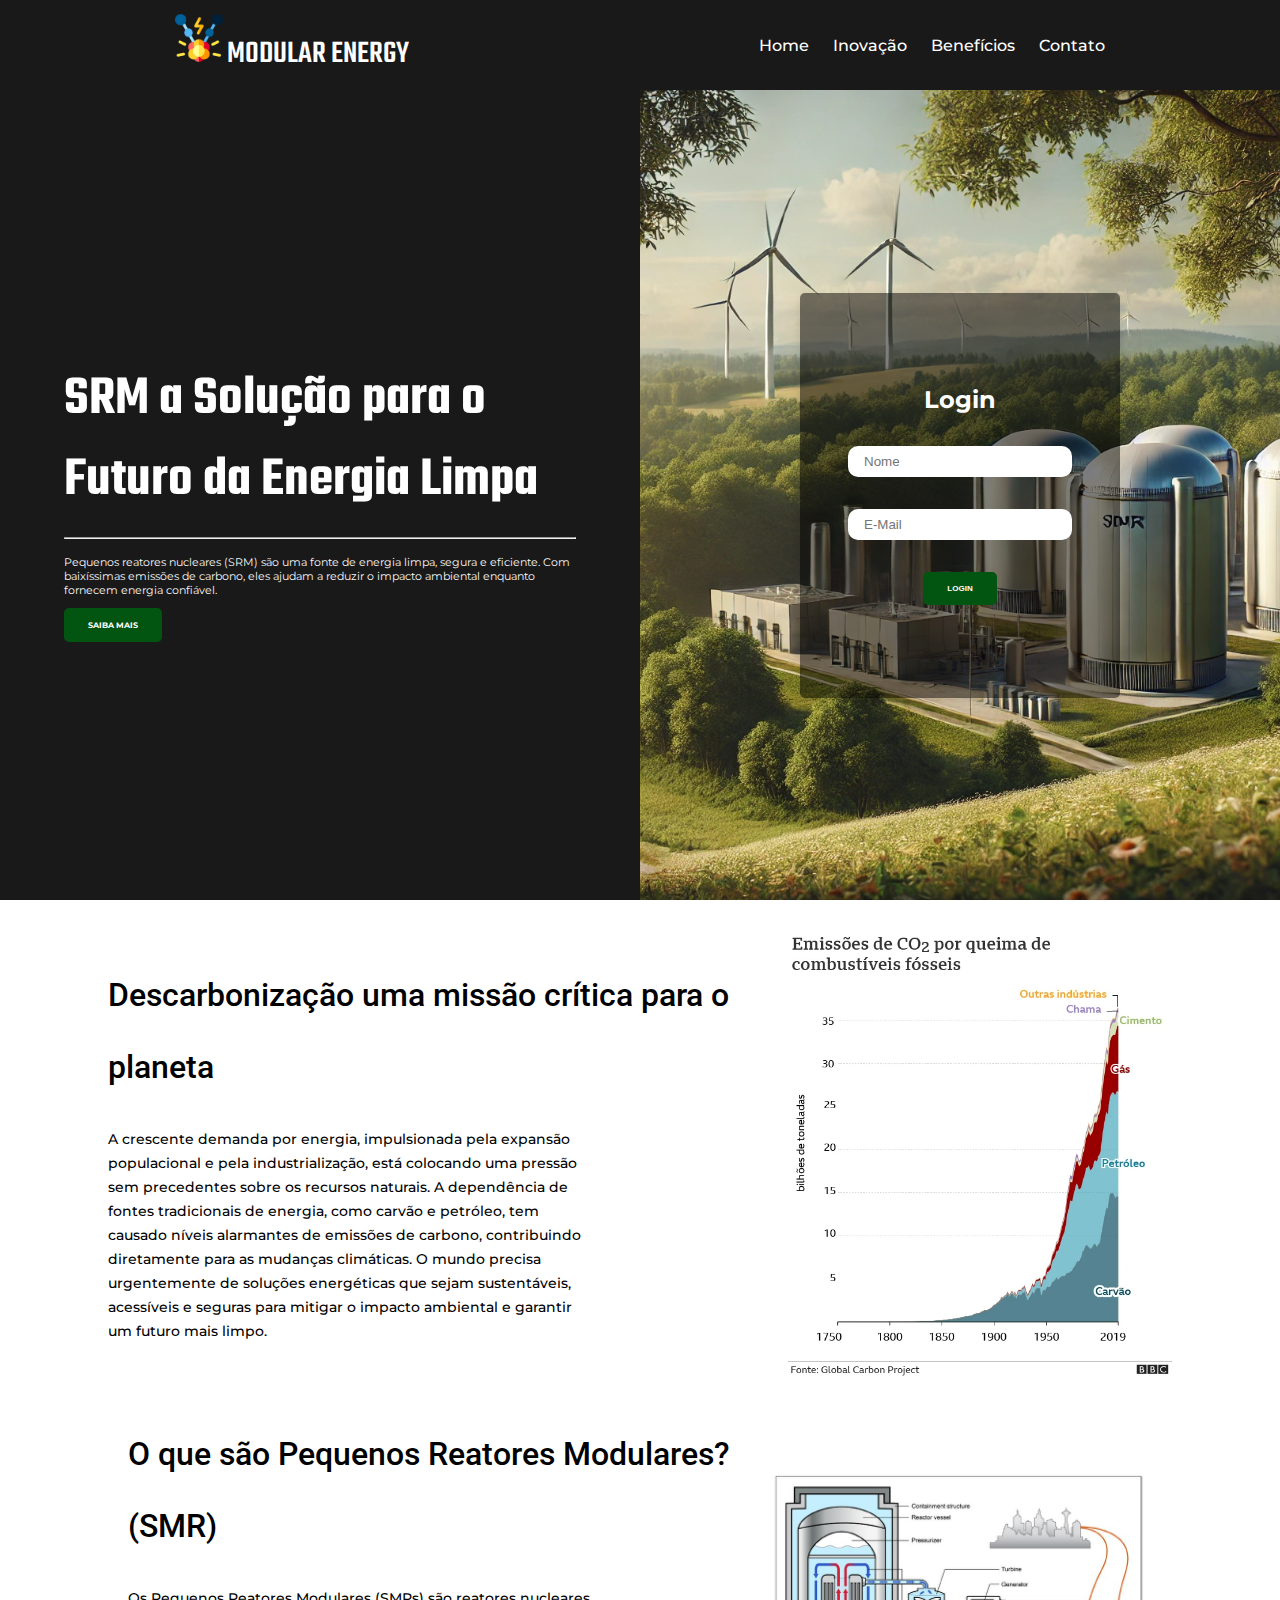
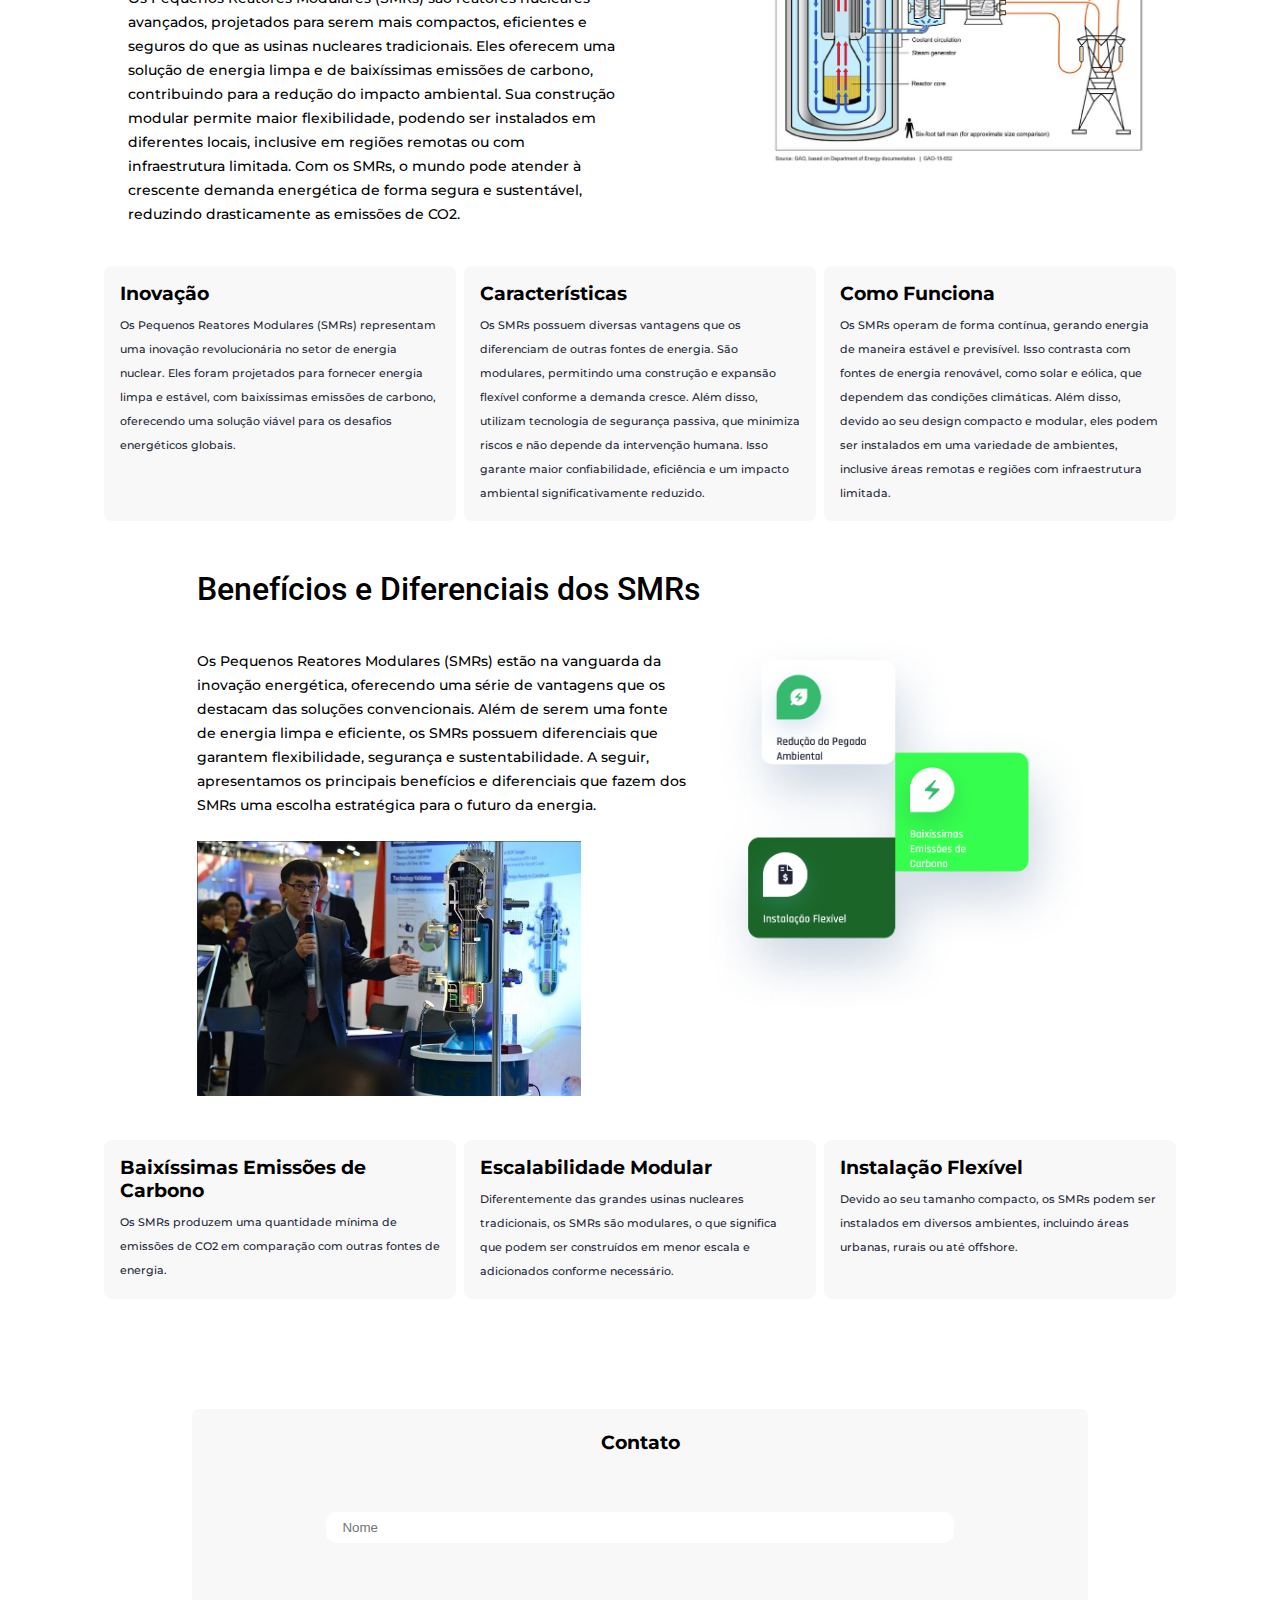
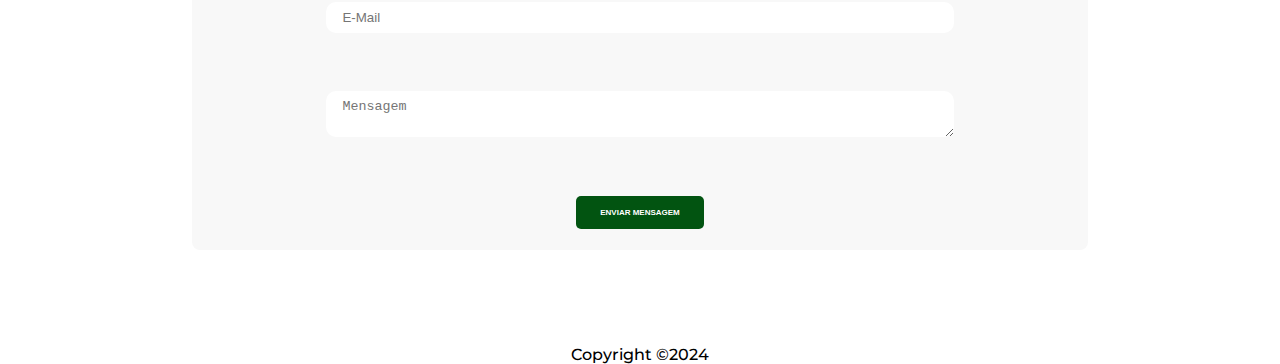
<file: index.html>
<!DOCTYPE html>
<html lang="pt-BR">
<head>
    <meta charset="UTF-8">
    <meta name="viewport" content="width=device-width, initial-scale=1.0">
    <title>LandindPage</title>
    <link rel="stylesheet" href="/styles/style.css">
    <link rel="stylesheet" href="/styles/reset.css">
</head>
<body>
    <header>
        <nav>
            <figure class="logo"><img src="/images/ficao-nuclear.png" alt="" >
            <span>Modular Energy</span>
            </figure>
            <ul class="menu">
                <li><a href="#Problema">Home</a></li>
                <li><a href="#Solucao">Inovação</a></li>
                <li><a href="#Beneficios">Benefícios</a></li>
                <li><a href="#Contato">Contato</a></li>
            </ul>
        </nav>
    </header>
    <main>
        <section class="Hero" id="Hero">
            <div class="Hero-text">
                <h1>SRM a Solução para o Futuro da Energia Limpa</h1> 
                <hr>
                <p class="Hero-subtitulo">Pequenos reatores nucleares (SRM) são uma fonte de energia limpa, segura e eficiente. Com baixíssimas emissões de carbono, eles ajudam a reduzir o impacto ambiental enquanto fornecem energia confiável.</p>
                <div>
                    <a href="" class="btn">Saiba mais</a>
                </div>       
            </div>
            <div class="Hero-login">
                <form class="login">
                    <h2>Login</h2>
                    <input type="text" id="nome" placeholder="Nome">
                    <input type="email" id="email" placeholder="E-Mail">
                    <button class="btn">Login</button>
                </form>        
            </div>
        </section>
        <section class="Problema" id="Problema">
                <article class="texto">
                    <h2>Descarbonização uma missão crítica para o planeta</h2>
                    <p>A crescente demanda por energia, impulsionada pela expansão populacional e pela industrialização, está colocando uma pressão sem precedentes sobre os recursos naturais. A dependência de fontes tradicionais de energia, como carvão e petróleo, tem causado níveis alarmantes de emissões de carbono, contribuindo diretamente para as mudanças climáticas. O mundo precisa urgentemente de soluções energéticas que sejam sustentáveis, acessíveis e seguras para mitigar o impacto ambiental e garantir um futuro mais limpo.</p>
                </article>
                <article class="image">
                    <img src="/images/Grafico.png" alt="">
                </article>
        </section>
        <section class="Solucao" id="Solucao">
            <article class="texto_imagem">
                <article class="texto">
                    <h2>O que são Pequenos Reatores Modulares?(SMR)</h2>
                    <p>Os Pequenos Reatores Modulares (SMRs) são reatores nucleares avançados, projetados para serem mais compactos, eficientes e seguros do que as usinas nucleares tradicionais. Eles oferecem uma solução de energia limpa e de baixíssimas emissões de carbono, contribuindo para a redução do impacto ambiental. Sua construção modular permite maior flexibilidade, podendo ser instalados em diferentes locais, inclusive em regiões remotas ou com infraestrutura limitada. Com os SMRs, o mundo pode atender à crescente demanda energética de forma segura e sustentável, reduzindo drasticamente as emissões de CO2.</p>
                </article>
                <figure class="image">
                    <img src="/images/Reator.jpg" alt="">
                </figure>
            </article>
                <div class="cards">
                    <div class = "cartao">
                        <h3>Inovação</h3>
                        <p>Os Pequenos Reatores Modulares (SMRs) representam uma inovação revolucionária no setor de energia nuclear. Eles foram projetados para fornecer energia limpa e estável, com baixíssimas emissões de carbono, oferecendo uma solução viável para os desafios energéticos globais. </p>
                    </div>
                    <div class = "cartao">
                        <h3>Características</h3>
                        <p>Os SMRs possuem diversas vantagens que os diferenciam de outras fontes de energia. São modulares, permitindo uma construção e expansão flexível conforme a demanda cresce. Além disso, utilizam tecnologia de segurança passiva, que minimiza riscos e não depende da intervenção humana. Isso garante maior confiabilidade, eficiência e um impacto ambiental significativamente reduzido.</p>    
                    </div>
                    <div class = "cartao">
                        <h3>Como Funciona</h3>
                        <p>Os SMRs operam de forma contínua, gerando energia de maneira estável e previsível. Isso contrasta com fontes de energia renovável, como solar e eólica, que dependem das condições climáticas. Além disso, devido ao seu design compacto e modular, eles podem ser instalados em uma variedade de ambientes, inclusive áreas remotas e regiões com infraestrutura limitada.</p>
                    </div>
                </div>
        </section>
        <section class="Benefícios" id="Beneficios">
            <article class="texto_imagem">
                <article class="texto">
                    <h2>Benefícios e Diferenciais dos SMRs</h2>
                    <p>Os Pequenos Reatores Modulares (SMRs) estão na vanguarda da inovação energética, oferecendo uma série de vantagens que os destacam das soluções convencionais. Além de serem uma fonte de energia limpa e eficiente, os SMRs possuem diferenciais que garantem flexibilidade, segurança e sustentabilidade. A seguir, apresentamos os principais benefícios e diferenciais que fazem dos SMRs uma escolha estratégica para o futuro da energia.</p> 
                    <figure class="image">
                        <img src="images/Homem.jpg" alt=""  >
                    </figure>       
                </article>
                <figure class="image">
                    <img src="images/Cards.png" alt=""  >
                </figure>   
            </article>
                <div class="cards">
                    <div class="cartao">
                        <h3> Baixíssimas Emissões de Carbono</h3>
                        <p> Os SMRs produzem uma quantidade mínima de emissões de CO2 em comparação com outras fontes de energia.</p>
                    </div>
                    <div class="cartao">
                        <h3>Escalabilidade Modular </h3>
                        <p>  Diferentemente das grandes usinas nucleares tradicionais, os SMRs são modulares, o que significa que podem ser construídos em menor escala e adicionados conforme necessário.</p>
                    </div>
                    <div class="cartao">
                        <h3>Instalação Flexível </h3>
                        <p>Devido ao seu tamanho compacto, os SMRs podem ser instalados em diversos ambientes, incluindo áreas urbanas, rurais ou até offshore.</p>
                    </div>
                </div>
        </section>
        <section class="Section-Contato" id="Contato">
                <form class="contato">
                    <h3>Contato</h3>
                    <input type="text"id="" placeholder="Nome">
                    <input type="email" placeholder="E-Mail" >
                    <textarea id="" placeholder="Mensagem"></textarea>
                    <button class="btn">Enviar Mensagem</button>
                </form>

        </section>
    </main>
    <footer>
        <div></div>
        <p> Copyright ©2024</p>
    </footer>
</body>
</html>
</file>
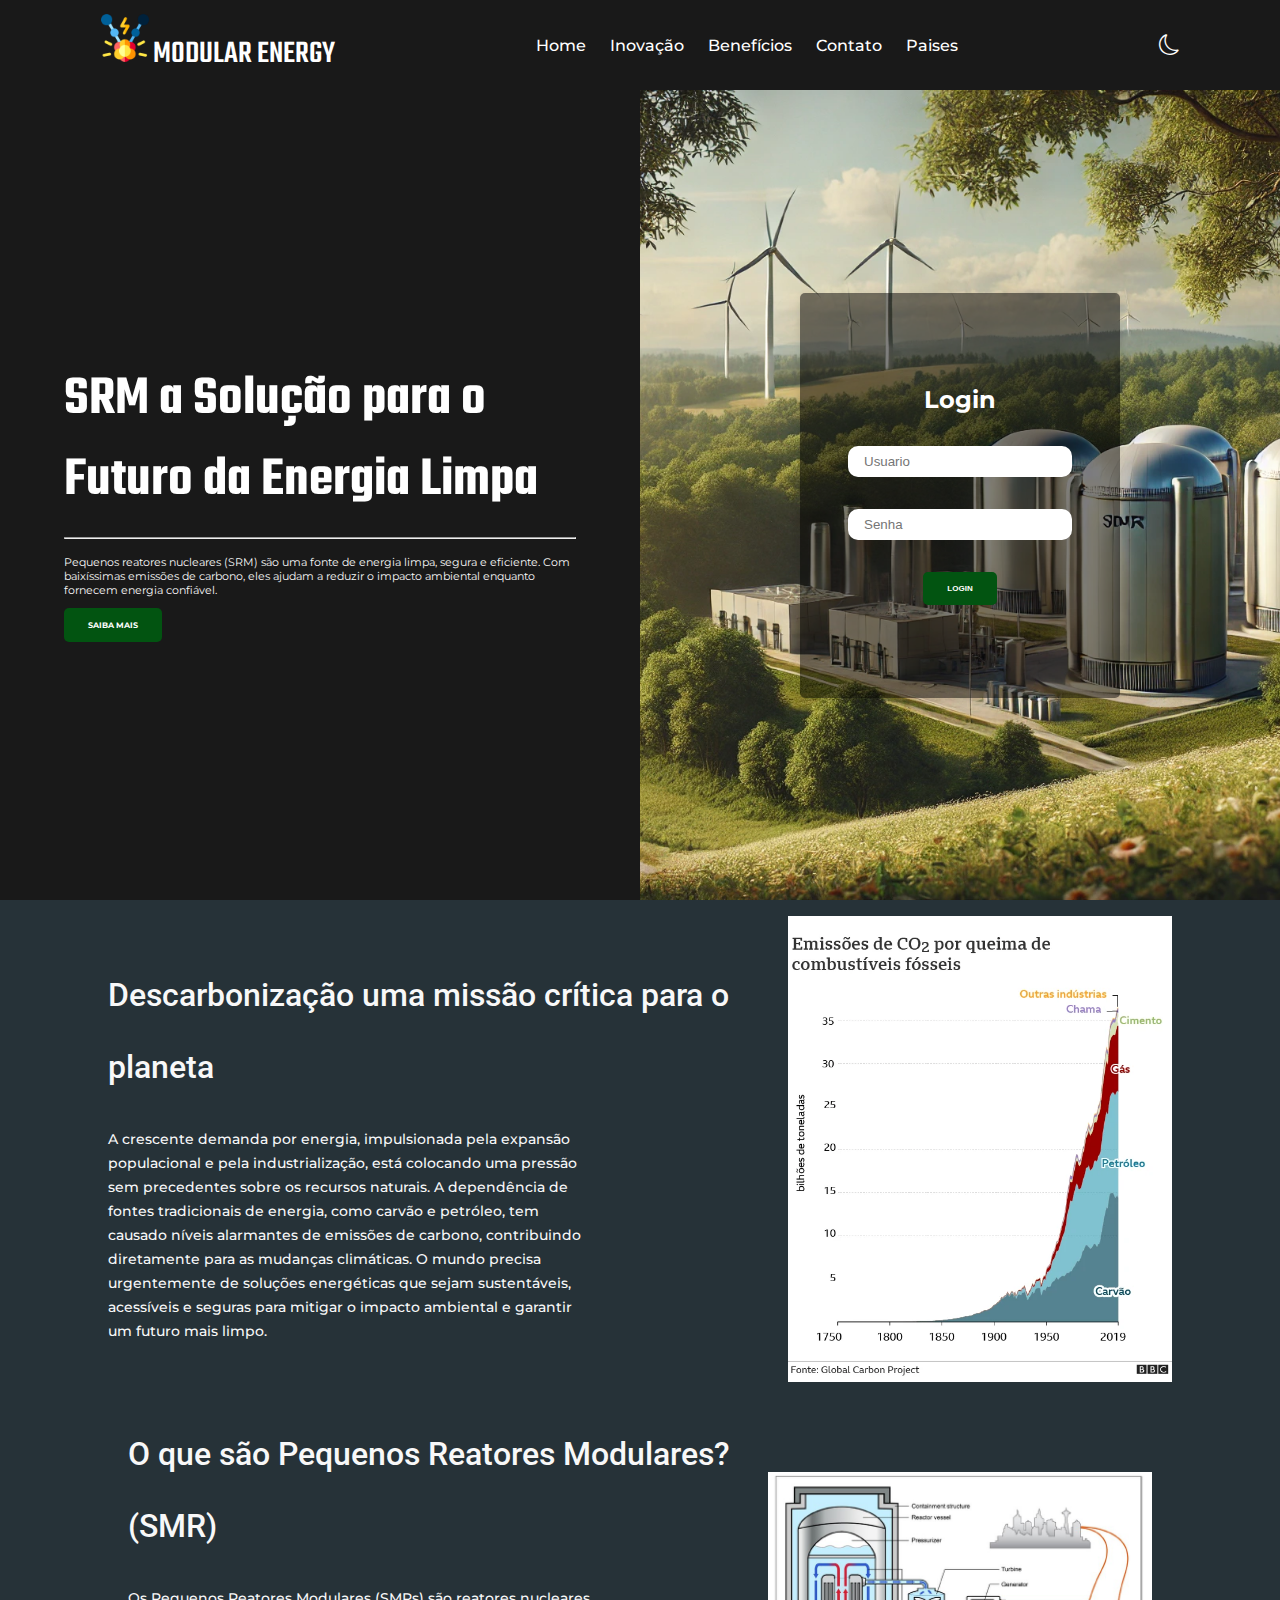
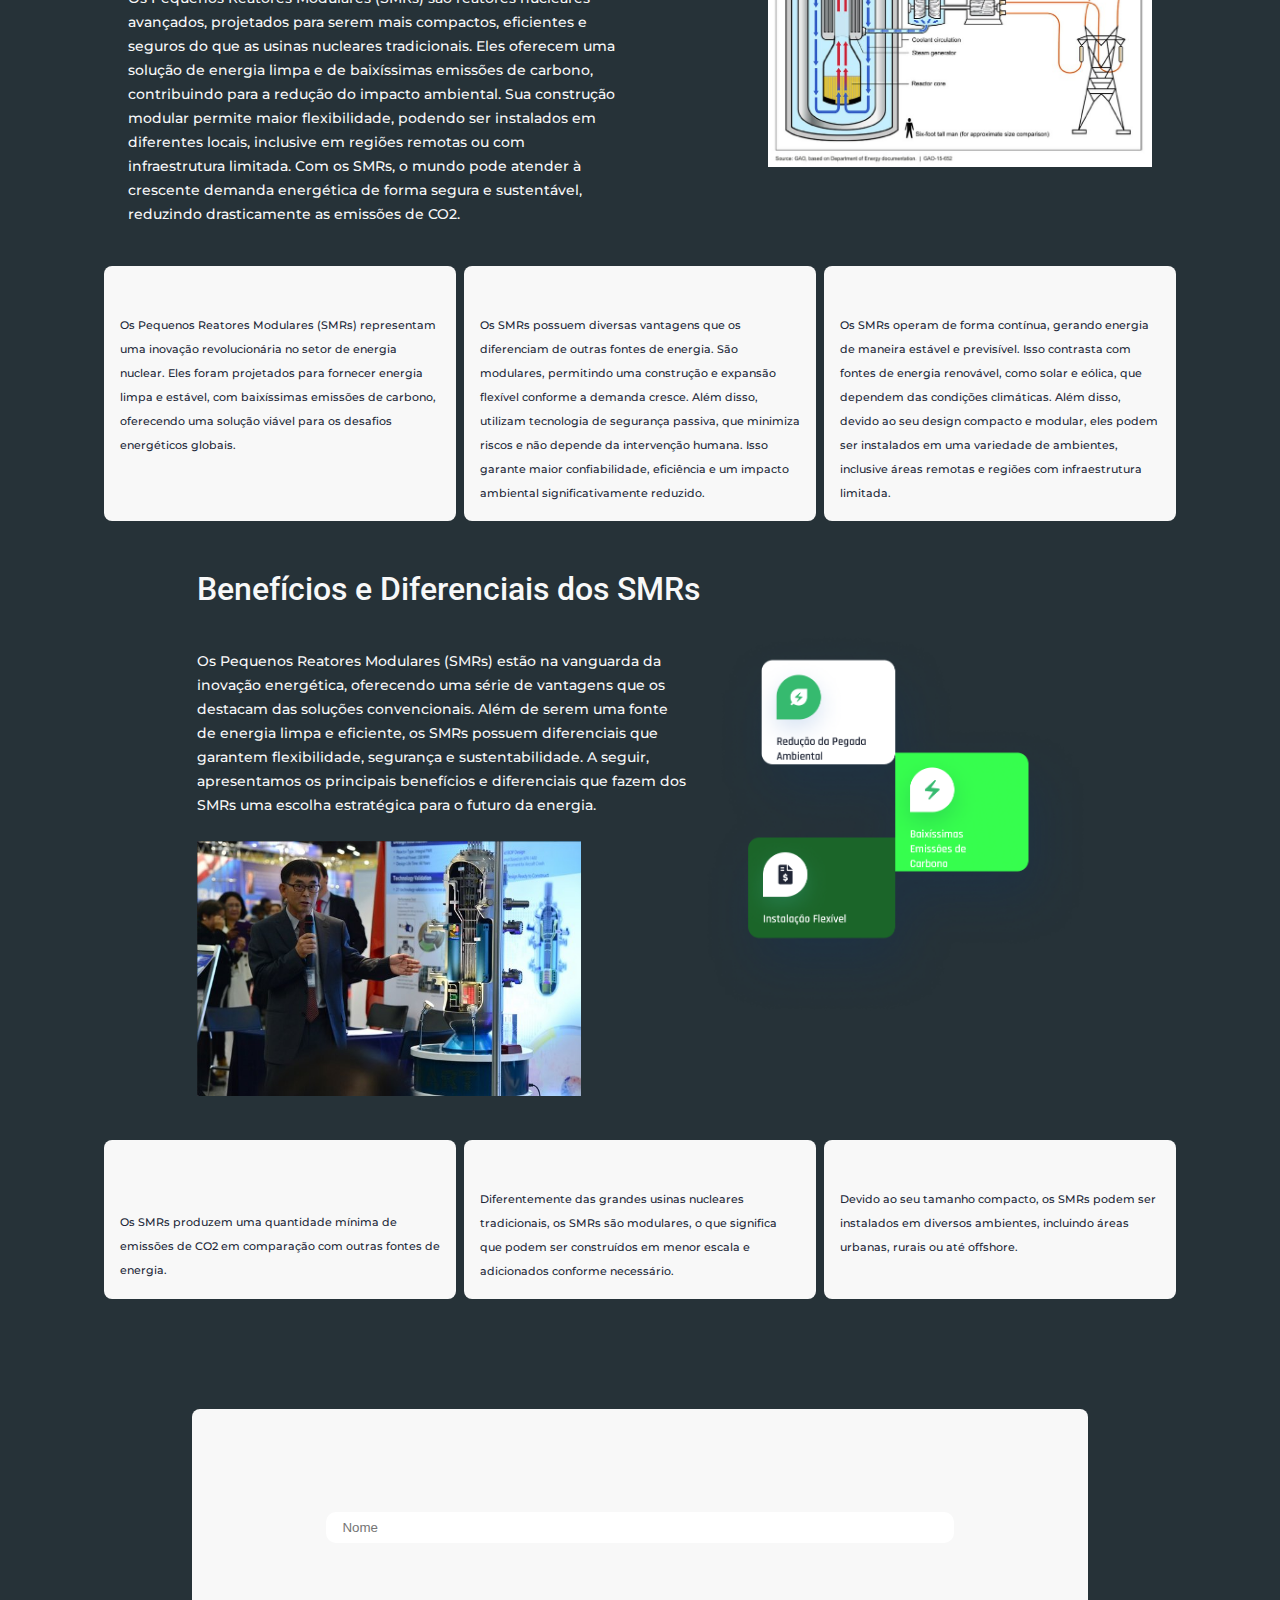
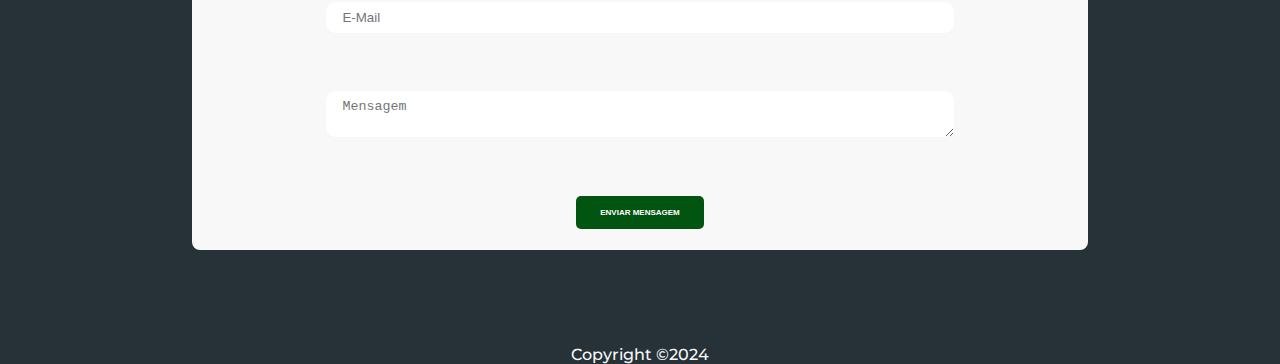
<file: landingpage.html>
<!DOCTYPE html>
<html lang="pt-BR">
<head>
    <meta charset="UTF-8">
    <meta name="viewport" content="width=device-width, initial-scale=1.0">
    <title>LandindPage</title>
    <link rel="stylesheet" href="/styles/style.css">
    <link rel="stylesheet" href="/styles/reset.css">
    <link rel="stylesheet" href="https://cdn.jsdelivr.net/npm/bootstrap-icons@1.11.3/font/bootstrap-icons.min.css">
    <script src="/scripts/script.js" defer></script>
</head>
<body class="dark">
    <header>
        <nav>
            <figure class="logo"><img src="/images/ficao-nuclear.png" alt="" >
            <span>Modular Energy</span>
            </figure>
            <ul class="menu">
                <li><a href="#Problema">Home</a></li>
                <li><a href="#Solucao">Inovação</a></li>
                <li><a href="#Beneficios">Benefícios</a></li>
                <li><a href="#Contato">Contato</a></li>
                <li><a href="paises.html">Paises</a></li>
            </ul>
            <div>
                <input type="checkbox" name="change-theme" id = "change-theme">
                <label for="change-theme">
                    <i class="bi bi-sun"></i>
                    <i class="bi bi-moon"></i>
                </label>
            </div>
        </nav>
    </header>
    <main>
        <section class="Hero" id="Hero">
            <div class="Hero-text">
                <h1>SRM a Solução para o Futuro da Energia Limpa</h1> 
                <hr>
                <p class="Hero-subtitulo">Pequenos reatores nucleares (SRM) são uma fonte de energia limpa, segura e eficiente. Com baixíssimas emissões de carbono, eles ajudam a reduzir o impacto ambiental enquanto fornecem energia confiável.</p>
                <div>
                    <a href="https://www.iaea.org/newscenter/news/what-are-small-modular-reactors-smrs" class="btn">Saiba mais</a>
                </div>       
            </div>
            <div class="Hero-login">
                <form class="login" id ="Login" >
                    <h2>Login</h2>
                    <input type="text" id="email0" placeholder="Usuario">
                    <input type="password" id="senha" placeholder="Senha">
                    <button class="btn" type="submit">Login</button>
                </form>        
            </div>
        </section>
        <section class="Problema" id="Problema">
                <article class="texto">
                    <h2>Descarbonização uma missão crítica para o planeta</h2>
                    <p>A crescente demanda por energia, impulsionada pela expansão populacional e pela industrialização, está colocando uma pressão sem precedentes sobre os recursos naturais. A dependência de fontes tradicionais de energia, como carvão e petróleo, tem causado níveis alarmantes de emissões de carbono, contribuindo diretamente para as mudanças climáticas. O mundo precisa urgentemente de soluções energéticas que sejam sustentáveis, acessíveis e seguras para mitigar o impacto ambiental e garantir um futuro mais limpo.</p>
                </article>
                <article class="image">
                    <img src="/images/Grafico.png" alt="">
                </article>
        </section>
        <section class="Solucao" id="Solucao">
            <article class="texto_imagem">
                <article class="texto">
                    <h2>O que são Pequenos Reatores Modulares?(SMR)</h2>
                    <p>Os Pequenos Reatores Modulares (SMRs) são reatores nucleares avançados, projetados para serem mais compactos, eficientes e seguros do que as usinas nucleares tradicionais. Eles oferecem uma solução de energia limpa e de baixíssimas emissões de carbono, contribuindo para a redução do impacto ambiental. Sua construção modular permite maior flexibilidade, podendo ser instalados em diferentes locais, inclusive em regiões remotas ou com infraestrutura limitada. Com os SMRs, o mundo pode atender à crescente demanda energética de forma segura e sustentável, reduzindo drasticamente as emissões de CO2.</p>
                </article>
                <figure class="image">
                    <img src="/images/Reator.jpg" alt="">
                </figure>
            </article>
                <div class="cards">
                    <div class = "cartao">
                        <h3>Inovação</h3>
                        <p>Os Pequenos Reatores Modulares (SMRs) representam uma inovação revolucionária no setor de energia nuclear. Eles foram projetados para fornecer energia limpa e estável, com baixíssimas emissões de carbono, oferecendo uma solução viável para os desafios energéticos globais. </p>
                    </div>
                    <div class = "cartao">
                        <h3>Características</h3>
                        <p>Os SMRs possuem diversas vantagens que os diferenciam de outras fontes de energia. São modulares, permitindo uma construção e expansão flexível conforme a demanda cresce. Além disso, utilizam tecnologia de segurança passiva, que minimiza riscos e não depende da intervenção humana. Isso garante maior confiabilidade, eficiência e um impacto ambiental significativamente reduzido.</p>    
                    </div>
                    <div class = "cartao">
                        <h3>Como Funciona</h3>
                        <p>Os SMRs operam de forma contínua, gerando energia de maneira estável e previsível. Isso contrasta com fontes de energia renovável, como solar e eólica, que dependem das condições climáticas. Além disso, devido ao seu design compacto e modular, eles podem ser instalados em uma variedade de ambientes, inclusive áreas remotas e regiões com infraestrutura limitada.</p>
                    </div>
                </div>
        </section>
        <section class="Benefícios" id="Beneficios">
            <article class="texto_imagem">
                <article class="texto">
                    <h2>Benefícios e Diferenciais dos SMRs</h2>
                    <p>Os Pequenos Reatores Modulares (SMRs) estão na vanguarda da inovação energética, oferecendo uma série de vantagens que os destacam das soluções convencionais. Além de serem uma fonte de energia limpa e eficiente, os SMRs possuem diferenciais que garantem flexibilidade, segurança e sustentabilidade. A seguir, apresentamos os principais benefícios e diferenciais que fazem dos SMRs uma escolha estratégica para o futuro da energia.</p> 
                    <figure class="image">
                        <img src="images/Homem.jpg" alt=""  >
                    </figure>       
                </article>
                <figure class="image">
                    <img src="images/Cards.png" alt=""  >
                </figure>   
            </article>
                <div class="cards">
                    <div class="cartao">
                        <h3> Baixíssimas Emissões de Carbono</h3>
                        <p> Os SMRs produzem uma quantidade mínima de emissões de CO2 em comparação com outras fontes de energia.</p>
                    </div>
                    <div class="cartao">
                        <h3>Escalabilidade Modular </h3>
                        <p>  Diferentemente das grandes usinas nucleares tradicionais, os SMRs são modulares, o que significa que podem ser construídos em menor escala e adicionados conforme necessário.</p>
                    </div>
                    <div class="cartao">
                        <h3>Instalação Flexível </h3>
                        <p>Devido ao seu tamanho compacto, os SMRs podem ser instalados em diversos ambientes, incluindo áreas urbanas, rurais ou até offshore.</p>
                    </div>
                </div>
        </section>
        <section class="Section-Contato" >
                <form class="contato" id="contato">
                    <h3>Contato</h3>
                    <input type="text" id="nome" placeholder="Nome">
                    <input type="email" id="email1" placeholder="E-Mail" >
                    <textarea id="mensagem" placeholder="Mensagem"></textarea>
                    <button class="btn"type="submit" >Enviar Mensagem</button>
                </form>
        </section>
    </main>
    <footer>
        <div></div>
        <p> Copyright ©2024</p>
    </footer>
</body>
</html>
</file>
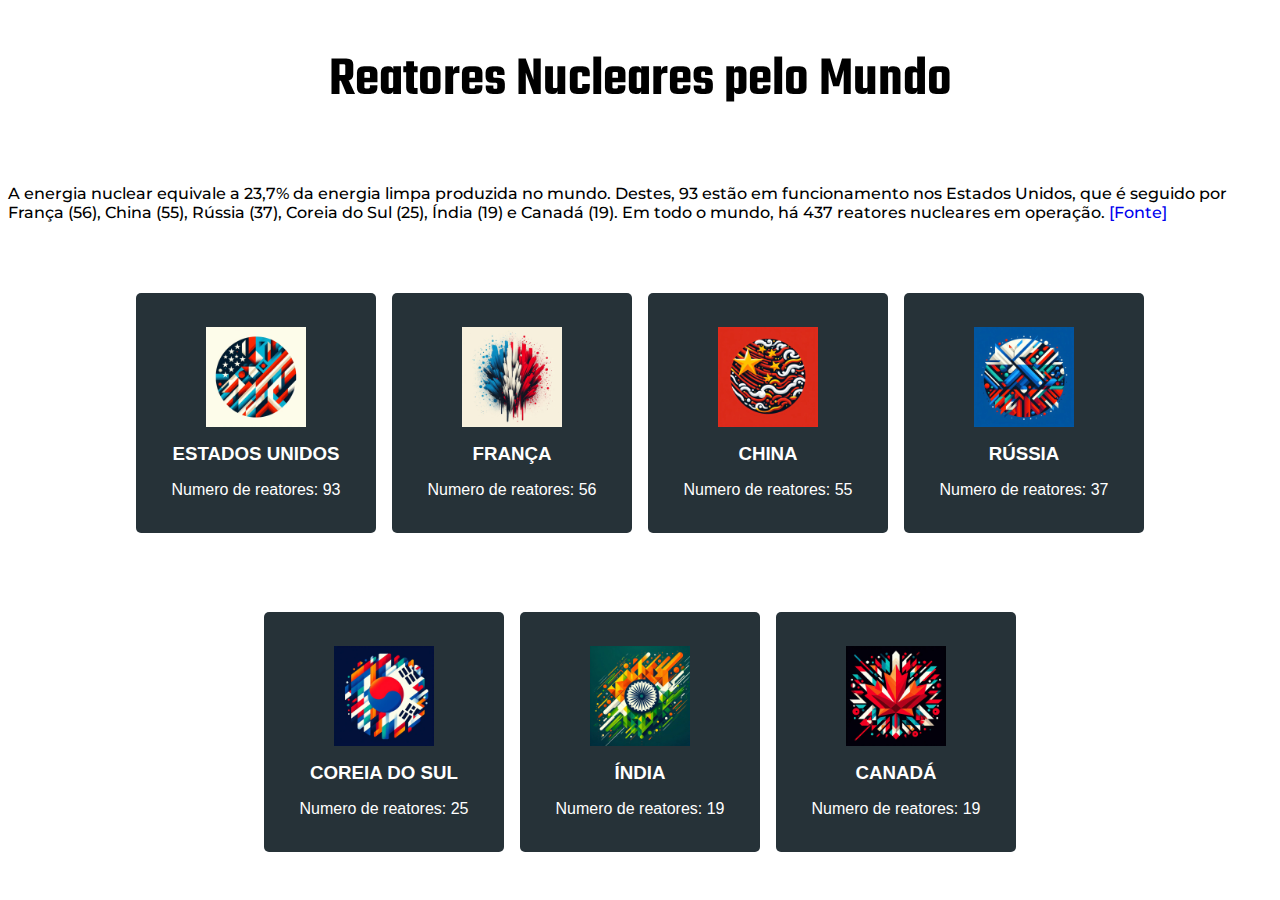
<file: paises.html>
<!DOCTYPE html>
<html lang="pt-BR">
<head>
    <meta charset="UTF-8">
    <meta name="viewport" content="width=device-width, initial-scale=1.0">
    <title>Paises</title>
    <link rel="stylesheet" href="/styles/reset.css">
    <link rel="stylesheet" href="/styles/style.css">
    <script src="scripts/cards.js" defer></script>
</head>
<body>
    <div id="container" class="container">
        <h1>Reatores Nucleares pelo Mundo</h1>
        <p>A energia nuclear equivale a 23,7% da energia limpa produzida no mundo. Destes, 93 estão em funcionamento nos Estados Unidos, que é seguido por França (56), China (55), Rússia (37), Coreia do Sul (25), Índia (19) e Canadá (19). Em todo o mundo, há 437 reatores nucleares em operação. <a href="URL_DA_FONTE" target="_blank">[Fonte]</a></p>
    </div>
</body>
</html>
</file>
<file: styles/style.css>
body,html{
    font-family: "Montserrat", sans-serif;
    font-weight: 500;
    font-size: 1em;
    background-color: rgb(255, 255, 255) ;
    color: black  ;
    transition: 0.3s;
}
.dark,.dark-theme{
    background-color: #263238;
    color: #F8F8F8;
}
.bi{
    font-size: 1.3rem;
    cursor: pointer;
}
.bi-moon{
    display: none;
}
.dark .bi-sun{
    display: none;
}
.dark .bi-moon{
    display: block;

}
input[type="checkbox"]{
    display: none;
}
a{
    text-decoration: none;
}
nav{
    color: white;
    background-color: #191919;
    width:100%;
    height: 10vh;
    display: flex;
    flex-direction: row;
    flex-wrap: wrap;
    justify-content:space-around;
    align-items: center;
}
.logo > img{
    width: 3rem;
    height:3rem;
}
.logo > span{
    text-transform: uppercase;
    font-family: "Teko", serif;
    font-size: 2rem;
    font-weight: 500;
    color: white;
}
.menu{
    color: white;;
    list-style: none;
    display: flex;
    gap:1.5rem;
    flex-direction: row;
}
.menu a{
    color: white;
}
main{
    display: flex;
    flex-direction: column;
    justify-content: center;
    align-items: center;
}
.Hero{
    display: flex;
    flex-direction: row;
    width: 100%;
    height:90vh; 
}
.Hero-login{
    height:90vh;
    width: 50%;
    color: white;
    display: flex;
    flex-direction: column;
    gap:2rem;
    align-items: center;
    justify-content: center;
    background-image: url('/images/fundo.png');
    background-size: cover; /* Faz com que a imagem cubra toda a área */
    background-position: center; /* Centraliza a imagem no fundo */
}
.login{
    background-color: rgba(0, 0, 0, 0.5);
    box-shadow: 0px 4px 8px rgba(0, 0, 0, 0.1);
    border-radius: 5px;
    width:50%;
    height: 50%;
    gap: 2rem;
    display: flex;
    flex-direction: column;
    align-items: center;
    justify-content: center ;
}
form > input,textarea{
    border: none;
    padding: 0.5rem 1rem ;
    width: 70%;
    border-radius: 10px;
}
.Hero-text{
    height:90vh;
    width: 50%;
    display: flex;
    flex-direction: column;
    justify-content: center;
    gap: 1rem;
    background-color: #191919;
    color: white;
    padding: 0rem 4rem;

}
h1{
    font-family: "Teko", serif;
    font-weight: 600;
    font-size: 3.5rem;
}
.destaque{
    font-family: "Montserrat", serif;
    font-size: 1rem;
    font-weight: 600;
    text-transform: uppercase;
    color:Black;
}
.Hero-subtitulo{
    color: #F8F8F8;
    font-size: 0.7rem;
    font-weight: 400;
}
.btn{
    border: none;
    font-size: 0.5rem;
    background-color: #025411; 
    color: #ffffff; 
    padding: 12px 24px;
    border-radius: 5px; 
    font-weight: bold; 
    text-transform: uppercase; 
    cursor: pointer; 
}
.texto_imagem{
    display: flex;
    flex-wrap: wrap;
    align-items: center;
}
.Problema{
    width: 100%;
    max-width: 87rem; 
    display: flex;
    justify-content: center;
    align-items: center;
    padding: 1rem 6rem;
    gap: 2.5rem; 
}
.Solucao, .Benefícios{
    width: 100%;
    max-width: 87rem;
    display: flex;
    justify-content: center;
    align-items: center;
    flex-direction: row;
    flex-wrap: wrap;
    padding: 1rem 6rem;
    gap: 2.5rem; 
}
.texto {
    display: flex;
    flex-direction: column;
    gap: 1.5rem;
}

.texto h2 {
    font-family: 'Roboto', sans-serif;
    font-size: 2rem;
    max-width: 40rem;
    font-weight: 500;
    line-height: 4.5rem;
    margin: 0;
}
.texto p {
    font-family: 'Montserrat', sans-serif;
    font-size: 0.9rem;
    line-height: 1.5rem;
    max-width: 34em;
}

.image img {
    width: 24rem;
    height: auto;
}
.cards{

    display: flex;
    flex-direction: row;
    flex-wrap: wrap;
    gap: 0.5rem;

}
.cartao{
    width:22rem;
    background-color: #F8F8F8;
    padding:1rem;
    border-radius: 0.5rem; 
    display: flex;
    flex-direction: column;
    gap:0.5rem;
}
.cartao p{
    font-family: 'Montserrat', sans-serif;
    font-size: 0.7rem;
    color: #202636;
    line-height: 1.5rem;
    max-width: 34em;
}
.Section-Contato{
    width: 100%;
    height: 70vh;
    display: flex;
    flex-direction: column;
    align-items: center;
    justify-content: center;
    gap: 2.5rem;
}
.contato{
    background-color: #F8F8F8;
    width: 70%;
    height: 70%;
    border-radius: 0.5rem;
    display: flex;
    flex-direction: column;
    justify-content: space-around;
    align-items: center;
    gap:1rem;
}
footer{
    text-align: center;
}
.card {
    width: 15rem;
    height: 15rem;
    background-color:#263238;
    color: white;
    font-family: 'Open Sans', sans-serif;
    padding: 0.5rem;
    margin: 0.5rem;
    border-radius: 5px;
    display: flex;
    flex-direction: column;
    align-items: center;
    justify-content:center;
    gap:1rem;
}
.container {
    height: 100vh;
    width: 100vw;
    padding: 0.5rem;
    display: flex;
    flex-wrap: wrap;
    align-items: center;
    justify-content: center;
}
</file>
